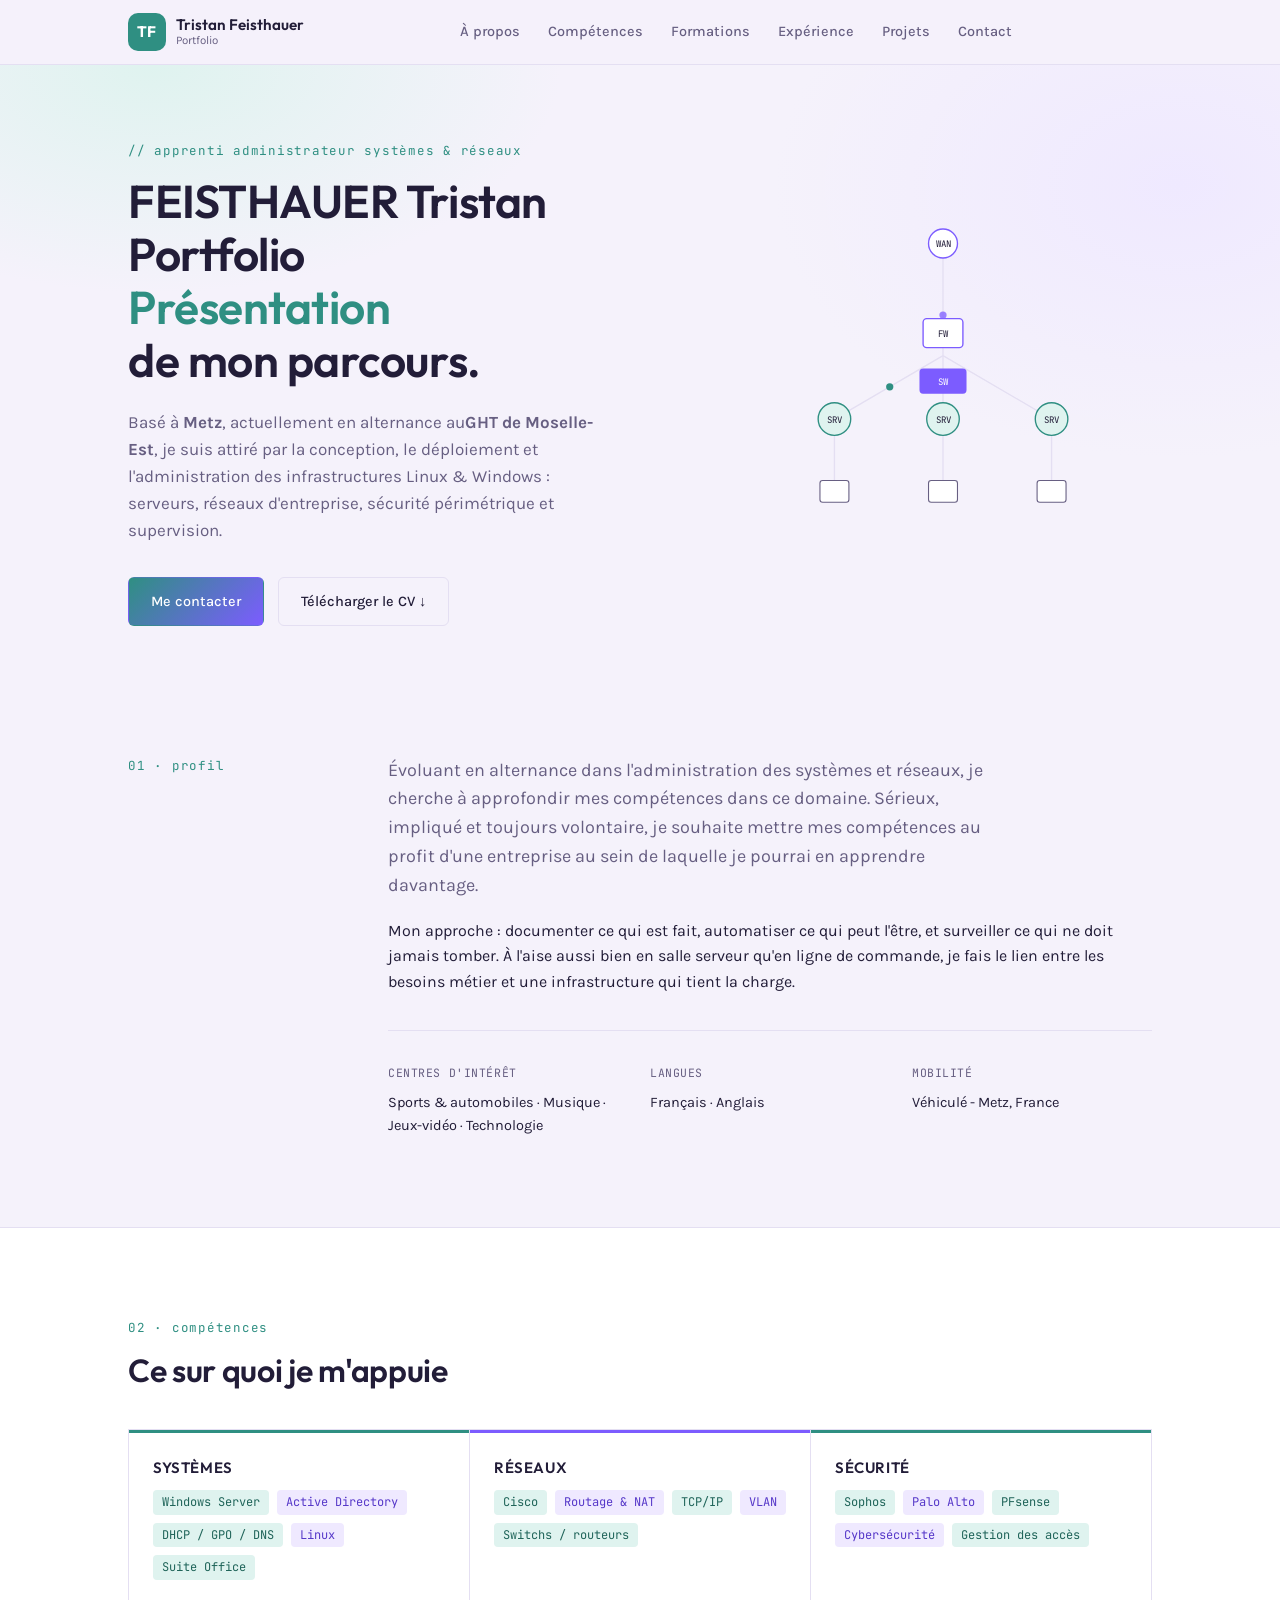
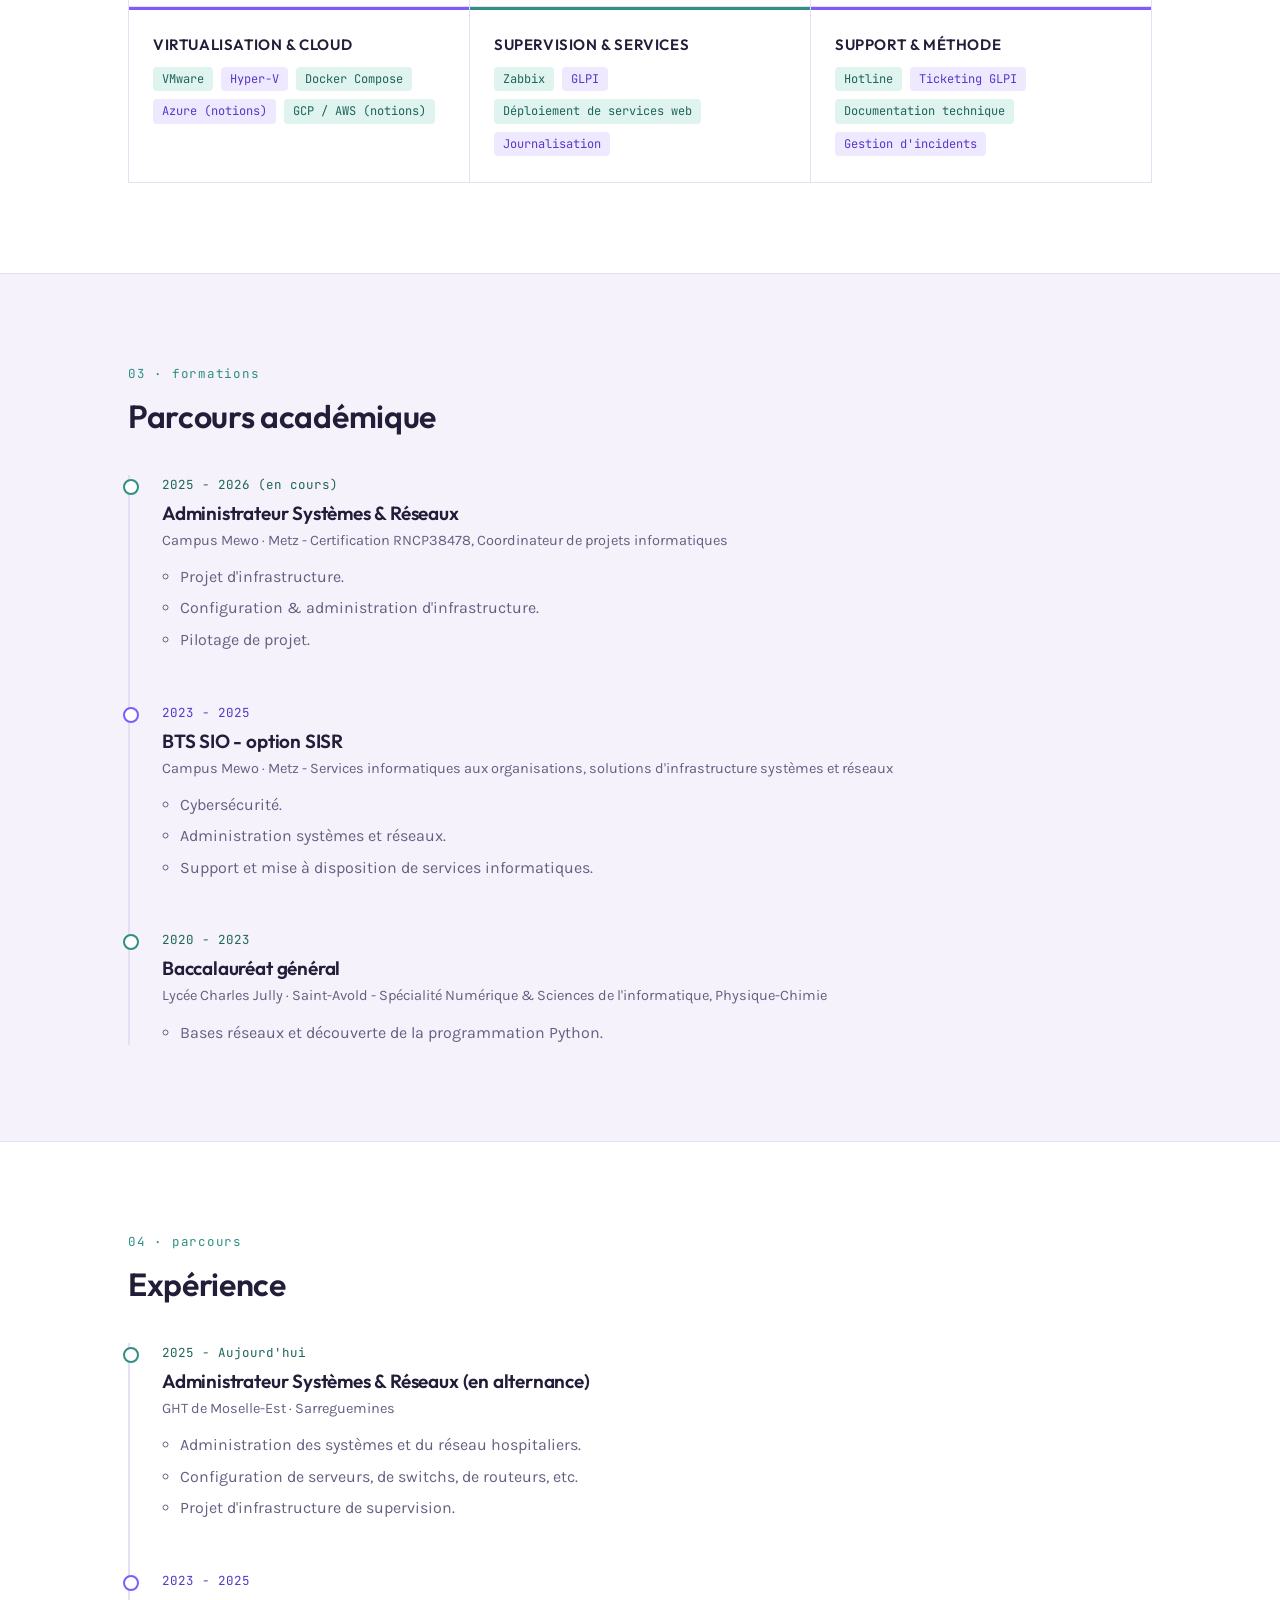
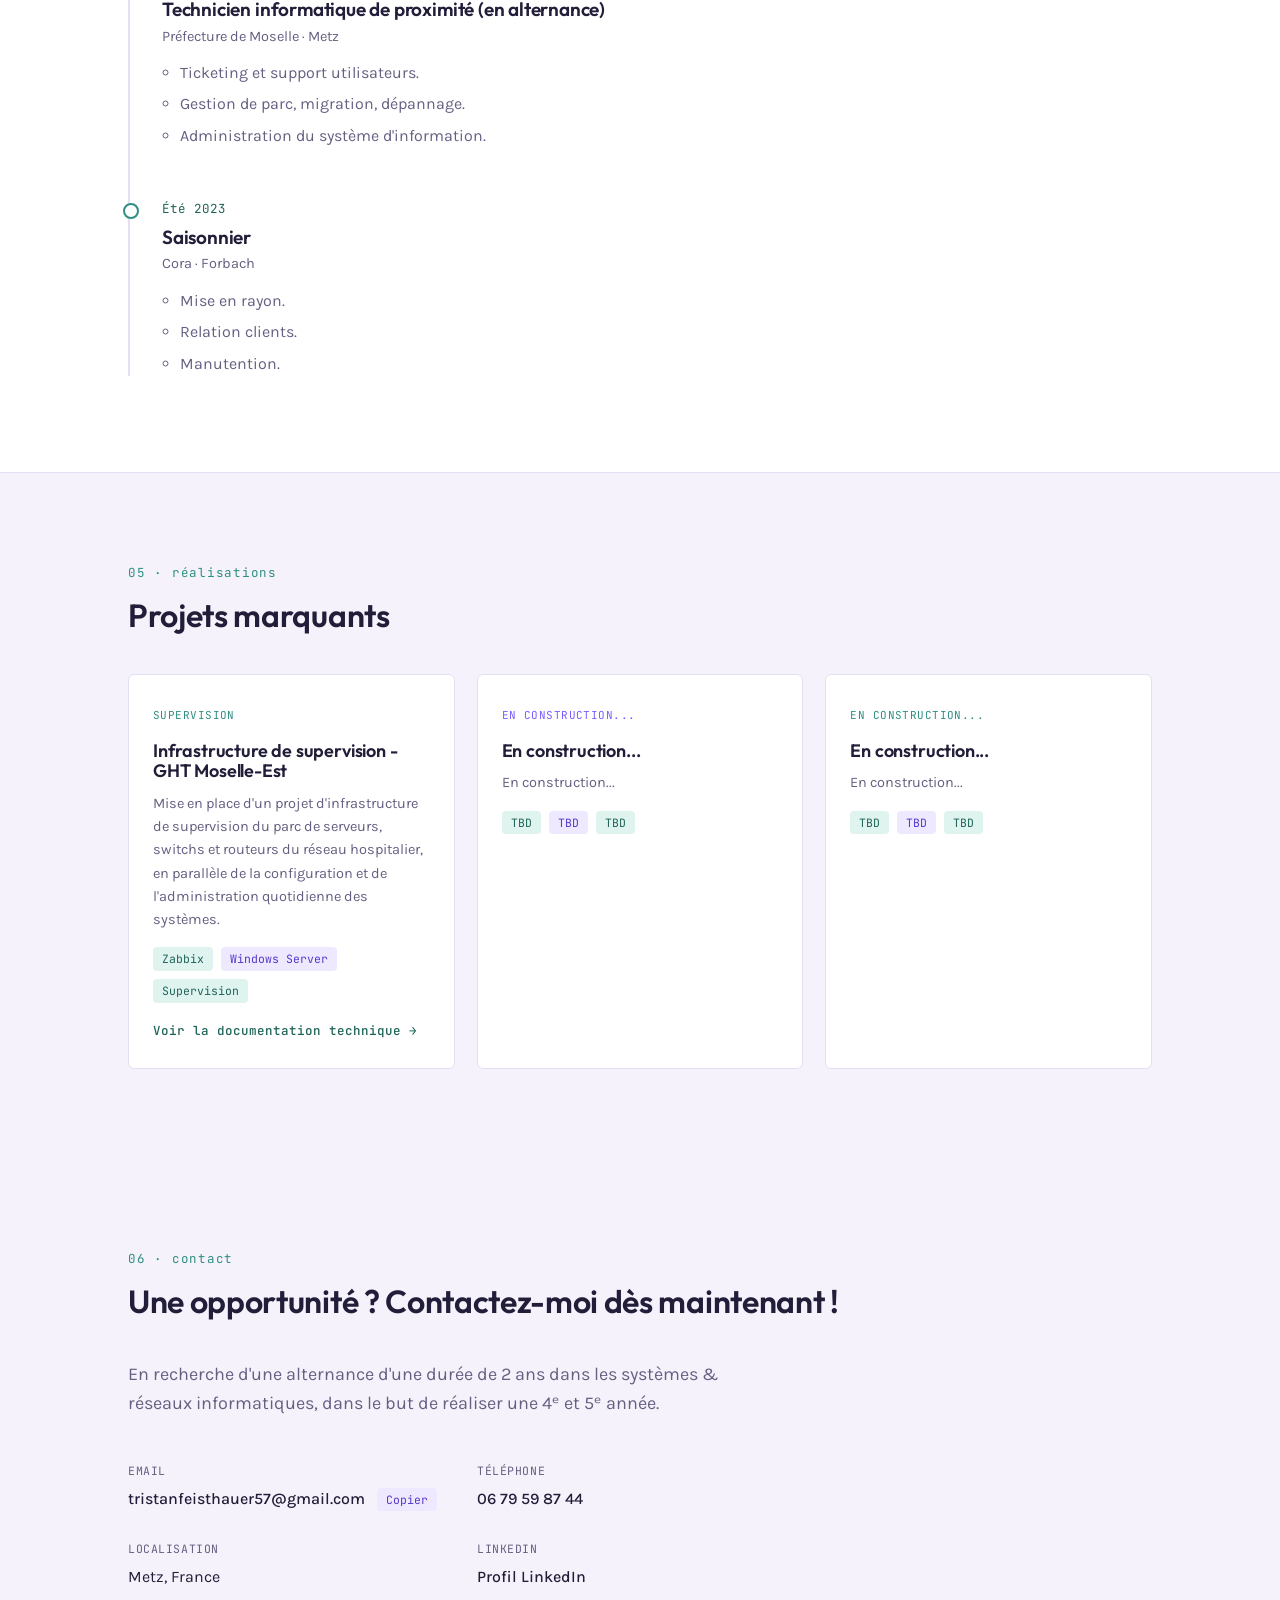
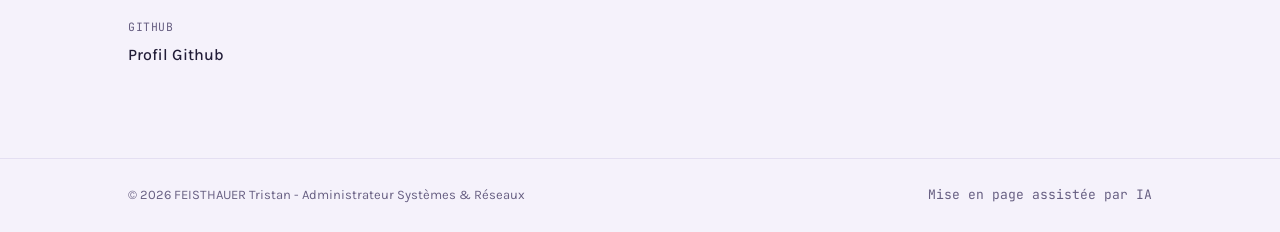
<file: index.html>
<!DOCTYPE html>
<html lang="fr">
<head>
<meta charset="UTF-8">
<meta name="viewport" content="width=device-width, initial-scale=1.0">
<title>Tristan Feisthauer - Administrateur Systèmes &amp; Réseaux</title>
<meta name="description" content="Portfolio de FEISTHAUER Tristan, Administrateur Systèmes et Réseaux en alternance : infrastructures, réseaux d'entreprise, supervision et sécurité.">
<link rel="preconnect" href="https://fonts.googleapis.com">
<link rel="preconnect" href="https://fonts.gstatic.com" crossorigin>
<link href="https://fonts.googleapis.com/css2?family=Outfit:wght@500;600;700&family=Karla:wght@400;500;600&family=JetBrains+Mono:wght@400;500&display=swap" rel="stylesheet">
<link rel="stylesheet" href="style.css">
<style>
  .tf-logo{display:flex;align-items:center;gap:.6rem;text-decoration:none;color:inherit;margin-right:auto;}
  .tf-logo-mark{display:flex;align-items:center;justify-content:center;width:38px;height:38px;border-radius:10px;background:var(--accent, #2f6fed);color:var(--surface, #fff);font-family:'Outfit',sans-serif;font-weight:700;font-size:.95rem;letter-spacing:.02em;flex-shrink:0;}
  .tf-logo-text{font-family:'Outfit',sans-serif;font-weight:600;font-size:.95rem;line-height:1.1;color:var(--ink, #16181d);white-space:nowrap;}
  .tf-logo-text span{display:block;font-family:'Karla',sans-serif;font-weight:400;font-size:.72rem;color:var(--ink-soft, #6b7280);}
  .header-inner{gap:1rem;}
</style>
</head>
<body>

<!-- ============ HEADER ============ -->
<header class="site-header" id="top">
  <div class="wrap header-inner">
    <a href="#top" class="tf-logo" aria-label="Retour en haut de page">
      <span class="tf-logo-mark">TF</span>
      <span class="tf-logo-text">Tristan Feisthauer<span>Portfolio</span></span>
    </a>

    <nav class="nav" id="nav">
      <a href="#apropos">À propos</a>
      <a href="#competences">Compétences</a>
      <a href="#formations">Formations</a>
      <a href="#experience">Expérience</a>
      <a href="#projets">Projets</a>
      <a href="#contact">Contact</a>
    </nav>

    <button class="nav-toggle" id="navToggle" aria-label="Ouvrir le menu" aria-expanded="false">
      <span></span><span></span><span></span>
    </button>
  </div>
</header>

<main>

  <!-- ============ HERO ============ -->
  <section class="hero">
    <div class="wrap hero-inner">
      <div class="hero-text reveal">
        <p class="eyebrow">// Apprenti administrateur systèmes &amp; réseaux</p>
        <h1>FEISTHAUER Tristan<br>Portfolio<br><span class="accent">Présentation</span><br>de mon parcours.</h1>
        <p class="hero-sub">Basé à <strong>Metz</strong>, actuellement en alternance au<strong>GHT de Moselle-Est</strong>, je suis attiré par la conception, le déploiement et l'administration des infrastructures Linux &amp; Windows : serveurs, réseaux d'entreprise, sécurité périmétrique et supervision.</p>
        <div class="hero-actions">
          <a href="#contact" class="btn btn-primary">Me contacter</a>
          <a href="cv.pdf" class="btn btn-ghost" download>Télécharger le CV ↓</a>
        </div>
      </div>

      <div class="hero-diagram reveal" aria-hidden="true">
        <svg viewBox="0 0 420 360" class="net-svg">
          <!-- liaisons -->
          <g class="net-links" stroke="var(--line)" stroke-width="1.5" fill="none">
            <path id="path-cloud-fw" d="M210 40 L210 100" />
            <path d="M210 100 L210 150" />
            <path d="M210 150 L90 220" />
            <path d="M210 150 L210 220" />
            <path d="M210 150 L330 220" />
            <path d="M90 220 L90 300" />
            <path d="M210 220 L210 300" />
            <path d="M330 220 L330 300" />
          </g>

          <!-- paquet animé -->
          <circle r="4" fill="var(--accent)">
            <animateMotion dur="3.2s" repeatCount="indefinite" path="M210 40 L210 100 L210 150 L90 220 L90 300" />
          </circle>
          <circle r="4" fill="var(--accent2)" opacity="0.75">
            <animateMotion dur="3.2s" begin="1.1s" repeatCount="indefinite" path="M210 40 L210 100 L210 150 L330 220 L330 300" />
          </circle>

          <!-- cloud / internet -->
          <g transform="translate(210,26)">
            <circle r="16" fill="var(--surface)" stroke="var(--accent2)" stroke-width="1.5"/>
            <text y="4" text-anchor="middle" class="node-label-small">WAN</text>
          </g>

          <!-- firewall -->
          <g transform="translate(210,125)">
            <rect x="-22" y="-16" width="44" height="32" rx="4" fill="var(--surface)" stroke="var(--accent2)" stroke-width="1.5"/>
            <text y="4" text-anchor="middle" class="node-label-small">FW</text>
          </g>

          <!-- switch -->
          <g transform="translate(210,178)">
            <rect x="-26" y="-14" width="52" height="28" rx="4" fill="var(--accent2)"/>
            <text y="4" text-anchor="middle" class="node-label-small node-label-invert">SW</text>
          </g>

          <!-- nodes -->
          <g transform="translate(90,220)">
            <circle r="18" fill="var(--accent-soft)" stroke="var(--accent)" stroke-width="1.5"/>
            <text y="4" text-anchor="middle" class="node-label-small">SRV</text>
          </g>
          <g transform="translate(210,220)">
            <circle r="18" fill="var(--accent-soft)" stroke="var(--accent)" stroke-width="1.5"/>
            <text y="4" text-anchor="middle" class="node-label-small">SRV</text>
          </g>
          <g transform="translate(330,220)">
            <circle r="18" fill="var(--accent-soft)" stroke="var(--accent)" stroke-width="1.5"/>
            <text y="4" text-anchor="middle" class="node-label-small">SRV</text>
          </g>

          <!-- postes clients -->
          <g transform="translate(90,300)">
            <rect x="-16" y="-12" width="32" height="24" rx="3" fill="var(--surface)" stroke="var(--ink-soft)" stroke-width="1.2"/>
          </g>
          <g transform="translate(210,300)">
            <rect x="-16" y="-12" width="32" height="24" rx="3" fill="var(--surface)" stroke="var(--ink-soft)" stroke-width="1.2"/>
          </g>
          <g transform="translate(330,300)">
            <rect x="-16" y="-12" width="32" height="24" rx="3" fill="var(--surface)" stroke="var(--ink-soft)" stroke-width="1.2"/>
          </g>
        </svg>
      </div>
    </div>
  </section>

  <!-- ============ À PROPOS ============ -->
  <section id="apropos" class="section">
    <div class="wrap section-grid reveal">
      <div class="section-label">
        <p class="eyebrow">01 · profil</p>
      </div>
      <div class="section-body">
        <p class="lead">Évoluant en alternance dans l'administration des systèmes et réseaux, je cherche à approfondir mes compétences dans ce domaine. Sérieux, impliqué et toujours volontaire, je souhaite mettre mes compétences au profit d'une entreprise au sein de laquelle je pourrai en apprendre davantage.</p>
        <p>Mon approche : documenter ce qui est fait, automatiser ce qui peut l'être, et surveiller ce qui ne doit jamais tomber. À l'aise aussi bien en salle serveur qu'en ligne de commande, je fais le lien entre les besoins métier et une infrastructure qui tient la charge.</p>

        <div class="profile-extra">
          <div class="profile-extra-item">
            <span class="contact-label">Centres d'intérêt</span>
            <p>Sports &amp; automobiles · Musique · Jeux-vidéo · Technologie</p>
          </div>
          <div class="profile-extra-item">
            <span class="contact-label">Langues</span>
            <p>Français · Anglais</p>
          </div>
          <div class="profile-extra-item">
            <span class="contact-label">Mobilité</span>
            <p>Véhiculé - Metz, France</p>
          </div>
        </div>
      </div>
    </div>
  </section>

  <!-- ============ COMPÉTENCES ============ -->
  <section id="competences" class="section section-alt">
    <div class="wrap reveal">
      <p class="eyebrow">02 · compétences</p>
      <h2 class="section-title">Ce sur quoi je m'appuie</h2>

      <div class="skills-grid">
        <div class="skill-card">
          <h3>Systèmes</h3>
          <div class="tags">
            <span>Windows Server</span><span>Active Directory</span><span>DHCP / GPO / DNS</span><span>Linux</span><span>Suite Office</span>
          </div>
        </div>
        <div class="skill-card">
          <h3>Réseaux</h3>
          <div class="tags">
            <span>Cisco</span><span>Routage &amp; NAT</span><span>TCP/IP</span><span>VLAN</span><span>Switchs / routeurs</span>
          </div>
        </div>
        <div class="skill-card">
          <h3>Sécurité</h3>
          <div class="tags">
            <span>Sophos</span><span>Palo Alto</span><span>PFsense</span><span>Cybersécurité</span><span>Gestion des accès</span>
          </div>
        </div>
        <div class="skill-card">
          <h3>Virtualisation &amp; Cloud</h3>
          <div class="tags">
            <span>VMware</span><span>Hyper-V</span><span>Docker Compose</span><span>Azure (notions)</span><span>GCP / AWS (notions)</span>
          </div>
        </div>
        <div class="skill-card">
          <h3>Supervision &amp; services</h3>
          <div class="tags">
            <span>Zabbix</span><span>GLPI</span><span>Déploiement de services web</span><span>Journalisation</span>
          </div>
        </div>
        <div class="skill-card">
          <h3>Support &amp; méthode</h3>
          <div class="tags">
            <span>Hotline</span><span>Ticketing GLPI</span><span>Documentation technique</span><span>Gestion d'incidents</span>
          </div>
        </div>
      </div>
    </div>
  </section>

  <!-- ============ FORMATIONS ============ -->
  <section id="formations" class="section">
    <div class="wrap reveal">
      <p class="eyebrow">03 · formations</p>
      <h2 class="section-title">Parcours académique</h2>

      <ol class="timeline">
        <li class="timeline-item">
          <div class="timeline-date">2025 - 2026 (en cours)</div>
          <div class="timeline-content">
            <h3>Administrateur Systèmes &amp; Réseaux</h3>
            <p class="timeline-org">Campus Mewo · Metz - Certification RNCP38478, Coordinateur de projets informatiques</p>
            <ul>
              <li>Projet d'infrastructure.</li>
              <li>Configuration &amp; administration d'infrastructure.</li>
              <li>Pilotage de projet.</li>
            </ul>
          </div>
        </li>

        <li class="timeline-item">
          <div class="timeline-date">2023 - 2025</div>
          <div class="timeline-content">
            <h3>BTS SIO - option SISR</h3>
            <p class="timeline-org">Campus Mewo · Metz - Services informatiques aux organisations, solutions d'infrastructure systèmes et réseaux</p>
            <ul>
              <li>Cybersécurité.</li>
              <li>Administration systèmes et réseaux.</li>
              <li>Support et mise à disposition de services informatiques.</li>
            </ul>
          </div>
        </li>

        <li class="timeline-item">
          <div class="timeline-date">2020 - 2023</div>
          <div class="timeline-content">
            <h3>Baccalauréat général</h3>
            <p class="timeline-org">Lycée Charles Jully · Saint-Avold - Spécialité Numérique &amp; Sciences de l'informatique, Physique-Chimie</p>
            <ul>
              <li>Bases réseaux et découverte de la programmation Python.</li>
            </ul>
          </div>
        </li>
      </ol>
    </div>
  </section>

  <!-- ============ EXPÉRIENCE ============ -->
  <section id="experience" class="section section-alt">
    <div class="wrap reveal">
      <p class="eyebrow">04 · parcours</p>
      <h2 class="section-title">Expérience</h2>

      <ol class="timeline">
        <li class="timeline-item">
          <div class="timeline-date">2025 - Aujourd'hui</div>
          <div class="timeline-content">
            <h3>Administrateur Systèmes &amp; Réseaux (en alternance)</h3>
            <p class="timeline-org">GHT de Moselle-Est · Sarreguemines</p>
            <ul>
              <li>Administration des systèmes et du réseau hospitaliers.</li>
              <li>Configuration de serveurs, de switchs, de routeurs, etc.</li>
              <li>Projet d'infrastructure de supervision.</li>
            </ul>
          </div>
        </li>

        <li class="timeline-item">
          <div class="timeline-date">2023 - 2025</div>
          <div class="timeline-content">
            <h3>Technicien informatique de proximité (en alternance)</h3>
            <p class="timeline-org">Préfecture de Moselle · Metz</p>
            <ul>
              <li>Ticketing et support utilisateurs.</li>
              <li>Gestion de parc, migration, dépannage.</li>
              <li>Administration du système d'information.</li>
            </ul>
          </div>
        </li>

        <li class="timeline-item">
          <div class="timeline-date">Été 2023</div>
          <div class="timeline-content">
            <h3>Saisonnier</h3>
            <p class="timeline-org">Cora · Forbach</p>
            <ul>
              <li>Mise en rayon.</li>
              <li>Relation clients.</li>
              <li>Manutention.</li>
            </ul>
          </div>
        </li>
      </ol>
    </div>
  </section>

  <!-- ============ PROJETS ============ -->
  <section id="projets" class="section">
    <div class="wrap reveal">
      <p class="eyebrow">05 · réalisations</p>
      <h2 class="section-title">Projets marquants</h2>

      <div class="projects-grid">
        <article class="project-card">
          <div class="project-tag-row">
            <span class="project-kind">Supervision</span>
          </div>
          <h3>Infrastructure de supervision - GHT Moselle-Est</h3>
          <p>Mise en place d'un projet d'infrastructure de supervision du parc de serveurs, switchs et routeurs du réseau hospitalier, en parallèle de la configuration et de l'administration quotidienne des systèmes.</p>
          <div class="tags tags-small">
            <span>Zabbix</span><span>Windows Server</span><span>Supervision</span>
          </div>
          <a href="documentation.html" class="project-doc-link">Voir la documentation technique →</a>
        </article>

        <article class="project-card">
          <div class="project-tag-row">
            <span class="project-kind">En construction...</span>
          </div>
          <h3>En construction...</h3>
          <p>En construction...</p>
          <div class="tags tags-small">
            <span>TBD</span><span>TBD</span><span>TBD</span>
          </div>
        </article>

        <article class="project-card">
          <div class="project-tag-row">
            <span class="project-kind">En construction...</span>
          </div>
          <h3>En construction...</h3>
          <p>En construction...</p>
          <div class="tags tags-small">
            <span>TBD</span><span>TBD</span><span>TBD</span>
          </div>
        </article>
      </div>
    </div>
  </section>

  <!-- ============ CONTACT ============ -->
  <section id="contact" class="section contact-section">
    <div class="wrap reveal">
      <p class="eyebrow">06 · Contact</p>
      <h2 class="section-title">Une opportunité ? Contactez-moi dès maintenant !</h2>
      <p class="lead contact-lead">En recherche d'une alternance d'une durée de 2 ans dans les systèmes &amp; réseaux informatiques, dans le but de réaliser une 4ᵉ et 5ᵉ année.</p>

      <div class="contact-grid">
        <div class="contact-item">
          <span class="contact-label">Email</span>
          <div class="contact-value-row">
            <a href="mailto:tristanfeisthauer57@gmail.com" id="emailLink">tristanfeisthauer57@gmail.com</a>
            <button class="copy-btn" id="copyEmailBtn" type="button">Copier</button>
          </div>
        </div>
        <div class="contact-item">
          <span class="contact-label">Téléphone</span>
          <a href="tel:+33679598744">06 79 59 87 44</a>
        </div>
        <div class="contact-item">
          <span class="contact-label">Localisation</span>
          <span>Metz, France</span>
        </div>
        <div class="contact-item">
          <span class="contact-label">LinkedIn</span>
          <a href="https://linkedin.com/in/tristan-feisthauer-3b0b28267/" target="_blank" rel="noopener">Profil LinkedIn</a>
        </div>
        <div class="contact-item">
          <span class="contact-label">GitHub</span>
          <a href="https://github.com/Pabl0sama/pablosama.portfolio" target="_blank" rel="noopener">Profil Github</a>
        </div>
      </div>
    </div>
  </section>

</main>

<!-- ============ FOOTER ============ -->
<footer class="site-footer">
  <div class="wrap footer-inner">
    <p>© <span id="year"></span> FEISTHAUER Tristan - Administrateur Systèmes &amp; Réseaux</p>
    <p class="footer-meta">Mise en page assistée par IA</p>
  </div>
</footer>

<div class="toast" id="toast" role="status" aria-live="polite"></div>

<script src="script.js"></script>
</body>
</html>
</file>
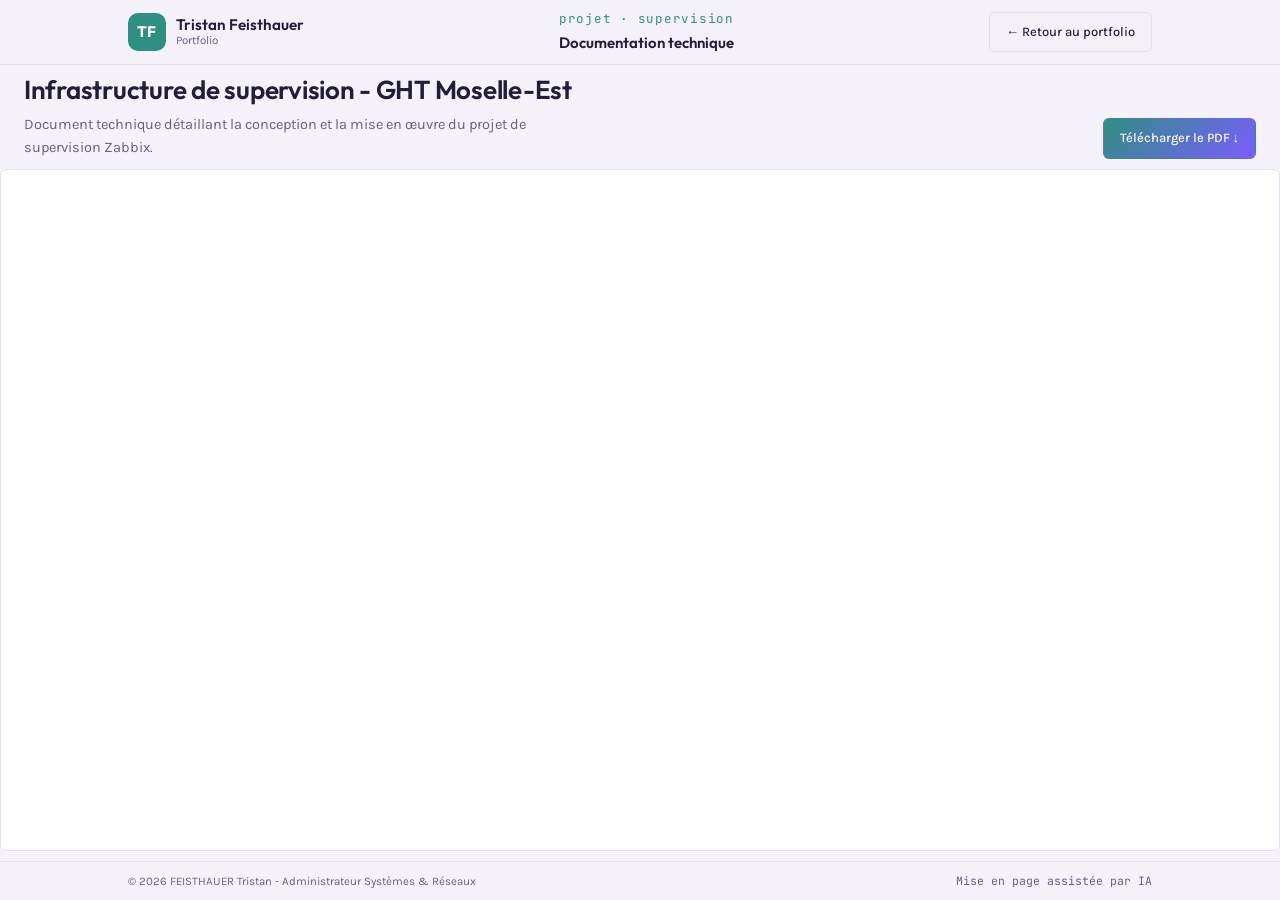
<file: documentation.html>
<!DOCTYPE html>
<html lang="fr">
<head>
<meta charset="UTF-8">
<meta name="viewport" content="width=device-width, initial-scale=1.0">
<title>Documentation technique - Infrastructure de supervision · Tristan Feisthauer</title>
<meta name="description" content="Documentation technique du projet d'infrastructure de supervision - GHT de Moselle-Est.">
<link rel="preconnect" href="https://fonts.googleapis.com">
<link rel="preconnect" href="https://fonts.gstatic.com" crossorigin>
<link href="https://fonts.googleapis.com/css2?family=Outfit:wght@500;600;700&family=Karla:wght@400;500;600&family=JetBrains+Mono:wght@400;500&display=swap" rel="stylesheet">
<link rel="stylesheet" href="style.css">
<style>
  .tf-logo{display:flex;align-items:center;gap:.6rem;text-decoration:none;color:inherit;margin-right:auto;}
  .tf-logo-mark{display:flex;align-items:center;justify-content:center;width:38px;height:38px;border-radius:10px;background:var(--accent, #2f6fed);color:var(--surface, #fff);font-family:'Outfit',sans-serif;font-weight:700;font-size:.95rem;letter-spacing:.02em;flex-shrink:0;}
  .tf-logo-text{font-family:'Outfit',sans-serif;font-weight:600;font-size:.95rem;line-height:1.1;color:var(--ink, #16181d);white-space:nowrap;}
  .tf-logo-text span{display:block;font-family:'Karla',sans-serif;font-weight:400;font-size:.72rem;color:var(--ink-soft, #6b7280);}
  .doc-header-bar .header-inner{gap:1rem;}
</style>
</head>
<body class="doc-page">

<!-- ============ HEADER (documentation) ============ -->
<header class="site-header doc-header-bar">
  <div class="wrap header-inner">
    <a href="index.html#top" class="tf-logo" aria-label="Retour à l'accueil du portfolio">
      <span class="tf-logo-mark">TF</span>
      <span class="tf-logo-text">Tristan Feisthauer<span>Portfolio</span></span>
    </a>

    <div class="doc-header-title">
      <span class="eyebrow doc-eyebrow">projet · supervision</span>
      <span class="doc-title-text">Documentation technique</span>
    </div>

    <a href="index.html#projets" class="btn btn-ghost btn-small">← Retour au portfolio</a>
  </div>
</header>

<main class="doc-main">
  <div class="doc-wrap doc-toolbar">
    <div>
      <h1 class="doc-h1">Infrastructure de supervision - GHT Moselle-Est</h1>
      <p class="doc-sub">Document technique détaillant la conception et la mise en œuvre du projet de supervision Zabbix.</p>
    </div>
    <a href="documentation-supervision.pdf" class="btn btn-primary btn-small" download>Télécharger le PDF ↓</a>
  </div>

  <div class="doc-viewer doc-wrap">
    <iframe
      id="docFrame"
      class="doc-embed"
      src="documentation-supervision.pdf"
      title="Documentation technique du projet de supervision"
      loading="lazy">
    </iframe>

    <div class="doc-fallback" id="docFallback">
      <p>Le document n'est pas encore disponible ici.</p>
      <p class="doc-fallback-hint">Ajoute un fichier nommé <code>documentation-supervision.pdf</code> à la racine du site pour qu'il s'affiche automatiquement sur cette page.</p>
    </div>
  </div>
</main>

<!-- ============ FOOTER ============ -->
<footer class="site-footer">
  <div class="wrap footer-inner">
    <p>© <span id="year"></span> FEISTHAUER Tristan - Administrateur Systèmes &amp; Réseaux</p>
    <p class="footer-meta">Mise en page assistée par IA</p>
  </div>
</footer>

<script>
  document.getElementById('year').textContent = new Date().getFullYear();

  // Affiche un message de secours si le PDF n'est pas encore présent sur le site.
  (function checkPdf() {
    var frame = document.getElementById('docFrame');
    var fallback = document.getElementById('docFallback');
    fetch(frame.getAttribute('src'), { method: 'HEAD' })
      .then(function (res) {
        if (!res.ok) {
          frame.style.display = 'none';
          fallback.style.display = 'flex';
        }
      })
      .catch(function () {
        frame.style.display = 'none';
        fallback.style.display = 'flex';
      });
  })();
</script>
</body>
</html>
</file>
<file: style.css>
/* ============================================
   TOKENS
   ============================================ */
:root {
  --bg: #f5f2fb;
  --surface: #ffffff;
  --ink: #221d38;
  --ink-soft: #675f82;
  --line: #e4dff2;
  --accent: #2f8f82;
  --accent-dark: #1f6459;
  --accent-soft: #dff3ef;
  --accent2: #7c5cff;
  --accent2-dark: #5638c9;
  --accent2-soft: #efe9ff;
  --ok: #3c8c5b;

  --font-display: "Outfit", sans-serif;
  --font-body: "Karla", sans-serif;
  --font-mono: "JetBrains Mono", monospace;

  --wrap: 1080px;
  --radius: 6px;
}

* { box-sizing: border-box; }

html { scroll-behavior: smooth; }

@media (prefers-reduced-motion: reduce) {
  html { scroll-behavior: auto; }
  *, *::before, *::after {
    animation-duration: 0.001ms !important;
    animation-iteration-count: 1 !important;
    transition-duration: 0.001ms !important;
    scroll-behavior: auto !important;
  }
}

body {
  margin: 0;
  background: var(--bg);
  color: var(--ink);
  font-family: var(--font-body);
  font-size: 16px;
  line-height: 1.6;
  -webkit-font-smoothing: antialiased;
}

.wrap {
  max-width: var(--wrap);
  margin: 0 auto;
  padding: 0 28px;
}

a {
  color: var(--accent);
  text-decoration: none;
}
a:hover { text-decoration: underline; }

:focus-visible {
  outline: 2px solid var(--accent);
  outline-offset: 3px;
}

h1, h2, h3 {
  font-family: var(--font-display);
  font-weight: 600;
  line-height: 1.15;
  margin: 0;
  letter-spacing: -0.01em;
}

.eyebrow {
  font-family: var(--font-mono);
  font-size: 12.5px;
  letter-spacing: 0.06em;
  text-transform: lowercase;
  color: var(--accent);
  margin: 0 0 14px;
}

.accent { color: var(--accent); }

.lead {
  font-size: 18px;
  color: var(--ink-soft);
  max-width: 620px;
}

/* ============================================
   HEADER
   ============================================ */
.site-header {
  position: sticky;
  top: 0;
  z-index: 50;
  background: rgba(245, 242, 251, 0.86);
  backdrop-filter: saturate(140%) blur(8px);
  border-bottom: 1px solid var(--line);
}

.header-inner {
  display: flex;
  align-items: center;
  justify-content: space-between;
  height: 64px;
  gap: 24px;
}

.nav {
  display: flex;
  gap: 28px;
  flex: 1;
  justify-content: center;
}
.nav a {
  color: var(--ink-soft);
  font-size: 14.5px;
  font-weight: 500;
}
.nav a:hover { color: var(--ink); text-decoration: none; }

.nav-toggle {
  display: none;
  flex-direction: column;
  justify-content: center;
  gap: 5px;
  width: 32px;
  height: 32px;
  background: none;
  border: none;
  cursor: pointer;
  flex-shrink: 0;
  margin-left: auto;
}
.nav-toggle span {
  display: block;
  height: 2px;
  background: var(--ink);
  border-radius: 2px;
}

/* ============================================
   HERO
   ============================================ */
.hero {
  padding: 76px 0 40px;
  background:
    radial-gradient(680px 380px at 12% 0%, var(--accent-soft) 0%, transparent 60%),
    radial-gradient(620px 420px at 92% 20%, var(--accent2-soft) 0%, transparent 65%);
}

.hero-inner {
  display: grid;
  grid-template-columns: 1.15fr 0.85fr;
  gap: 40px;
  align-items: center;
}

.hero-text h1 {
  font-size: clamp(30px, 4vw, 46px);
  margin-bottom: 22px;
}

.hero-sub {
  color: var(--ink-soft);
  font-size: 17px;
  max-width: 480px;
  margin: 0 0 32px;
}

.hero-actions {
  display: flex;
  gap: 14px;
  flex-wrap: wrap;
}

.btn {
  display: inline-flex;
  align-items: center;
  gap: 6px;
  padding: 12px 22px;
  border-radius: var(--radius);
  font-weight: 500;
  font-size: 14.5px;
  text-decoration: none;
  transition: transform 0.15s ease, background 0.15s ease, border-color 0.15s ease;
  border: 1px solid transparent;
}
.btn:hover { text-decoration: none; }
.btn-primary {
  background: linear-gradient(135deg, var(--accent), var(--accent2));
  color: var(--surface);
}
.btn-primary:hover { background: linear-gradient(135deg, var(--accent-dark), var(--accent2-dark)); transform: translateY(-1px); }
.btn-ghost {
  background: transparent;
  color: var(--ink);
  border-color: var(--line);
}
.btn-ghost:hover { border-color: var(--ink); transform: translateY(-1px); }

.hero-diagram { display: flex; justify-content: center; }
.net-svg { width: 100%; max-width: 380px; height: auto; }
.node-label-small {
  font-family: var(--font-mono);
  font-size: 10px;
  fill: var(--ink);
}
.node-label-invert { fill: var(--surface); }

/* ============================================
   SECTIONS
   ============================================ */
.section { padding: 90px 0; }
.section-alt { background: var(--surface); border-top: 1px solid var(--line); border-bottom: 1px solid var(--line); }

.section-title {
  font-size: clamp(24px, 3vw, 32px);
  margin-bottom: 40px;
}

.section-grid {
  display: grid;
  grid-template-columns: 220px 1fr;
  gap: 40px;
}

.section-body p { margin: 0 0 18px; }
.section-body p:last-child { margin-bottom: 0; }

.profile-extra {
  display: grid;
  grid-template-columns: repeat(3, 1fr);
  gap: 22px;
  margin-top: 36px;
  padding-top: 28px;
  border-top: 1px solid var(--line);
}
.profile-extra-item p {
  margin: 6px 0 0;
  font-size: 14.5px;
  color: var(--ink);
}

@media (max-width: 640px) {
  .profile-extra { grid-template-columns: 1fr; }
}

/* ============================================
   SKILLS
   ============================================ */
.skills-grid {
  display: grid;
  grid-template-columns: repeat(3, 1fr);
  gap: 1px;
  background: var(--line);
  border: 1px solid var(--line);
}

.skill-card {
  background: var(--surface);
  padding: 26px 24px;
  border-top: 3px solid var(--accent);
}
.skill-card:nth-child(even) { border-top-color: var(--accent2); }

.skill-card h3 {
  font-size: 15px;
  margin-bottom: 14px;
  text-transform: uppercase;
  letter-spacing: 0.04em;
  color: var(--ink);
}

.tags {
  display: flex;
  flex-wrap: wrap;
  gap: 8px;
}
.tags span {
  font-family: var(--font-mono);
  font-size: 12px;
  color: var(--accent-dark);
  background: var(--accent-soft);
  border-radius: 4px;
  padding: 5px 9px;
  line-height: 1.2;
}
.tags span:nth-child(even) {
  color: var(--accent2-dark);
  background: var(--accent2-soft);
}
.tags-small span { font-size: 11.5px; }

/* ============================================
   TIMELINE
   ============================================ */
.timeline {
  list-style: none;
  margin: 0;
  padding: 0;
  border-left: 2px solid var(--line);
}

.timeline-item {
  position: relative;
  padding: 0 0 44px 32px;
}
.timeline-item:last-child { padding-bottom: 0; }

.timeline-item::before {
  content: "";
  position: absolute;
  left: -7px;
  top: 4px;
  width: 12px;
  height: 12px;
  border-radius: 50%;
  background: var(--surface);
  border: 2px solid var(--accent);
}
.timeline-item:nth-child(even)::before { border-color: var(--accent2); }

.timeline-date {
  font-family: var(--font-mono);
  font-size: 12.5px;
  color: var(--accent-dark);
  margin-bottom: 8px;
}
.timeline-item:nth-child(even) .timeline-date { color: var(--accent2-dark); }

.timeline-content h3 { font-size: 19px; margin-bottom: 4px; }
.timeline-org { color: var(--ink-soft); font-size: 14.5px; margin: 0 0 12px; }
.timeline-content ul { margin: 0; padding-left: 18px; }
.timeline-content li { margin-bottom: 6px; color: var(--ink-soft); }
.timeline-content li strong { color: var(--ink); }

/* ============================================
   PROJECTS
   ============================================ */
.projects-grid {
  display: grid;
  grid-template-columns: repeat(3, 1fr);
  gap: 22px;
}

.project-card {
  background: var(--surface);
  border: 1px solid var(--line);
  border-radius: var(--radius);
  padding: 26px 24px;
  transition: border-color 0.15s ease, transform 0.15s ease;
}
.project-card:hover {
  border-color: var(--accent2);
  transform: translateY(-3px);
}

.project-tag-row { margin-bottom: 14px; }
.project-kind {
  font-family: var(--font-mono);
  font-size: 11px;
  letter-spacing: 0.04em;
  text-transform: uppercase;
  color: var(--accent);
}
.project-card:nth-child(even) .project-kind { color: var(--accent2); }

.project-card h3 { font-size: 18px; margin-bottom: 10px; }
.project-card p {
  color: var(--ink-soft);
  font-size: 14.5px;
  margin: 0 0 16px;
}

.project-doc-link {
  display: inline-flex;
  align-items: center;
  gap: 6px;
  margin-top: 18px;
  font-family: var(--font-mono);
  font-size: 12.5px;
  font-weight: 500;
  color: var(--accent-dark);
}
.project-doc-link:hover {
  color: var(--accent);
  text-decoration: none;
  gap: 9px;
}

/* ============================================
   CONTACT
   ============================================ */
.contact-lead { margin-bottom: 44px; }

.contact-grid {
  display: grid;
  grid-template-columns: repeat(2, 1fr);
  gap: 28px 40px;
  max-width: 640px;
}

.contact-item { display: flex; flex-direction: column; gap: 6px; }
.contact-label {
  font-family: var(--font-mono);
  font-size: 11.5px;
  text-transform: uppercase;
  letter-spacing: 0.05em;
  color: var(--ink-soft);
}
.contact-item a { color: var(--ink); font-size: 16px; font-weight: 500; }
.contact-item a:hover { color: var(--accent2); }

.contact-value-row { display: flex; align-items: center; gap: 12px; }
.copy-btn {
  font-family: var(--font-mono);
  font-size: 11.5px;
  background: var(--accent2-soft);
  color: var(--accent2-dark);
  border: none;
  border-radius: 4px;
  padding: 4px 9px;
  cursor: pointer;
}
.copy-btn:hover { background: var(--accent2); color: var(--surface); }

/* ============================================
   DOCUMENTATION PAGE
   ============================================ */
.doc-page {
  display: flex;
  flex-direction: column;
  height: 100vh;
  overflow: hidden;
}
.doc-page .site-header { flex-shrink: 0; }
.doc-page .site-footer { flex-shrink: 0; padding: 10px 0; }
.doc-page .footer-inner { font-size: 11.5px; }

.doc-header-bar .header-inner { gap: 18px; }

.doc-header-title {
  display: flex;
  flex-direction: column;
  align-items: center;
  text-align: center;
  flex: 1;
  min-width: 0;
}
.doc-eyebrow { margin: 0 0 2px; }
.doc-title-text {
  font-family: var(--font-display);
  font-weight: 600;
  font-size: 15px;
  color: var(--ink);
  white-space: nowrap;
  overflow: hidden;
  text-overflow: ellipsis;
}

.btn-small { padding: 9px 16px; font-size: 13px; flex-shrink: 0; }

.doc-wrap {
  width: 100%;
  max-width: 1400px;
  margin: 0 auto;
  padding: 0 24px;
}

.doc-main {
  flex: 1;
  min-height: 0;
  display: flex;
  flex-direction: column;
  padding: 10px 0 10px;
}

.doc-toolbar {
  flex-shrink: 0;
  display: flex;
  align-items: flex-end;
  justify-content: space-between;
  gap: 24px;
  margin-bottom: 10px;
  flex-wrap: wrap;
}
.doc-h1 {
  font-size: clamp(20px, 2.4vw, 26px);
  margin-bottom: 8px;
}
.doc-sub {
  color: var(--ink-soft);
  font-size: 14.5px;
  margin: 0;
  max-width: 560px;
}

.doc-viewer {
  position: relative;
  width: 100%;
  flex: 1;
  min-height: 0;
  border: 1px solid var(--line);
  border-radius: var(--radius);
  overflow: hidden;
  background: var(--surface);
}

.doc-embed {
  width: 100%;
  height: 100%;
  border: none;
  display: block;
}

.doc-fallback {
  display: none;
  flex-direction: column;
  align-items: center;
  justify-content: center;
  gap: 10px;
  position: absolute;
  inset: 0;
  text-align: center;
  padding: 40px;
  color: var(--ink-soft);
  font-size: 15px;
}
.doc-fallback p { margin: 0; }
.doc-fallback-hint {
  font-family: var(--font-mono);
  font-size: 13px;
}
.doc-fallback-hint code {
  background: var(--accent-soft);
  color: var(--accent-dark);
  padding: 2px 6px;
  border-radius: 4px;
}

@media (max-width: 720px) {
  .doc-header-title { display: none; }
}

/* ============================================
   FOOTER
   ============================================ */
.site-footer {
  border-top: 1px solid var(--line);
  padding: 26px 0;
}
.footer-inner {
  display: flex;
  justify-content: space-between;
  flex-wrap: wrap;
  gap: 10px;
  font-size: 13px;
  color: var(--ink-soft);
}
.footer-inner p { margin: 0; }
.footer-meta { font-family: var(--font-mono); }

/* ============================================
   TOAST
   ============================================ */
.toast {
  position: fixed;
  bottom: 24px;
  left: 50%;
  transform: translateX(-50%) translateY(20px);
  background: var(--ink);
  color: var(--surface);
  font-size: 13.5px;
  padding: 10px 18px;
  border-radius: 6px;
  opacity: 0;
  pointer-events: none;
  transition: opacity 0.2s ease, transform 0.2s ease;
  z-index: 100;
}
.toast.show {
  opacity: 1;
  transform: translateX(-50%) translateY(0);
}

/* ============================================
   REVEAL ON SCROLL
   ============================================ */
.reveal {
  opacity: 0;
  transform: translateY(16px);
  transition: opacity 0.6s ease, transform 0.6s ease;
}
.reveal.is-visible {
  opacity: 1;
  transform: translateY(0);
}

/* ============================================
   RESPONSIVE
   ============================================ */
@media (max-width: 900px) {
  .hero-inner { grid-template-columns: 1fr; }
  .hero-diagram { order: -1; max-width: 280px; margin: 0 auto 8px; }
  .section-grid { grid-template-columns: 1fr; }
  .skills-grid { grid-template-columns: repeat(2, 1fr); }
  .projects-grid { grid-template-columns: 1fr; }
}

@media (max-width: 720px) {
  .nav {
    position: absolute;
    top: 64px;
    left: 0;
    right: 0;
    background: var(--surface);
    border-bottom: 1px solid var(--line);
    flex-direction: column;
    padding: 16px 28px;
    gap: 16px;
    display: none;
  }
  .nav.is-open { display: flex; }
  .nav-toggle { display: flex; }
  .skills-grid { grid-template-columns: 1fr; }
  .contact-grid { grid-template-columns: 1fr; }
  .section { padding: 64px 0; }
}
</file>
